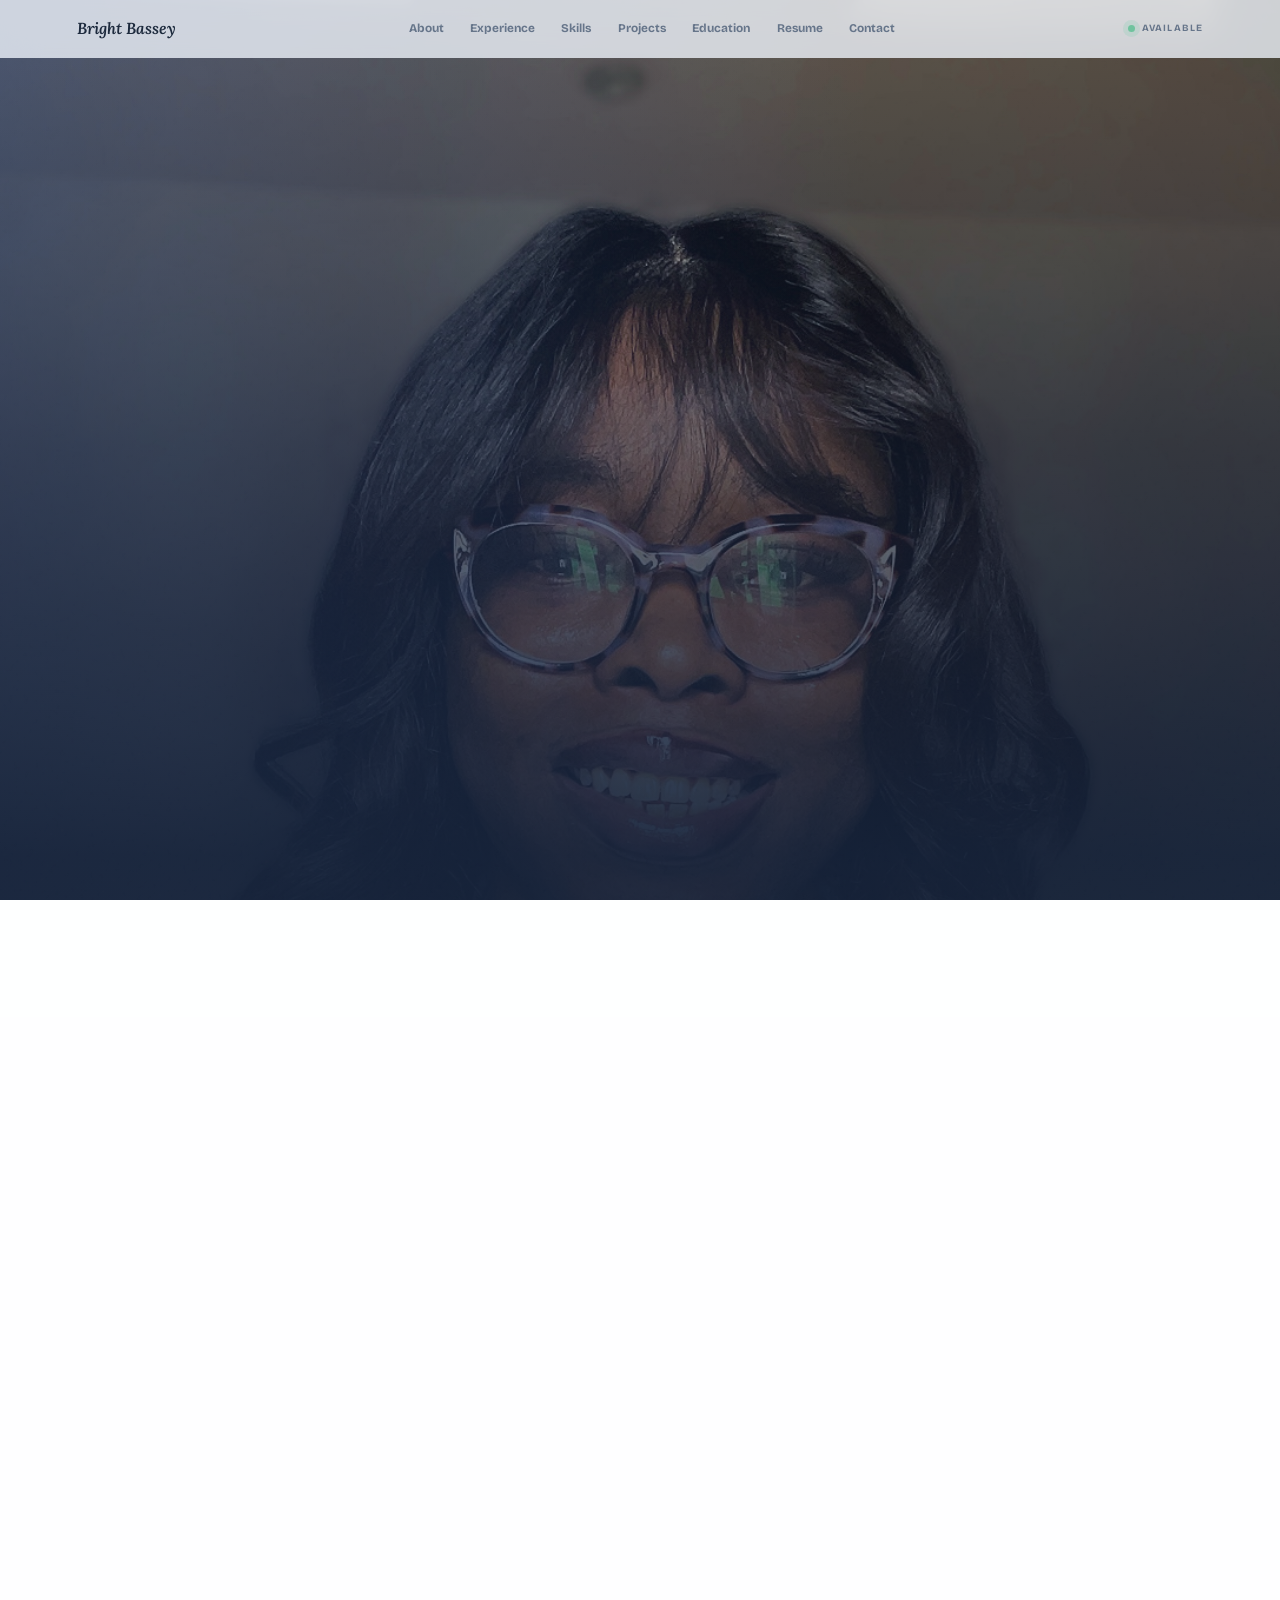
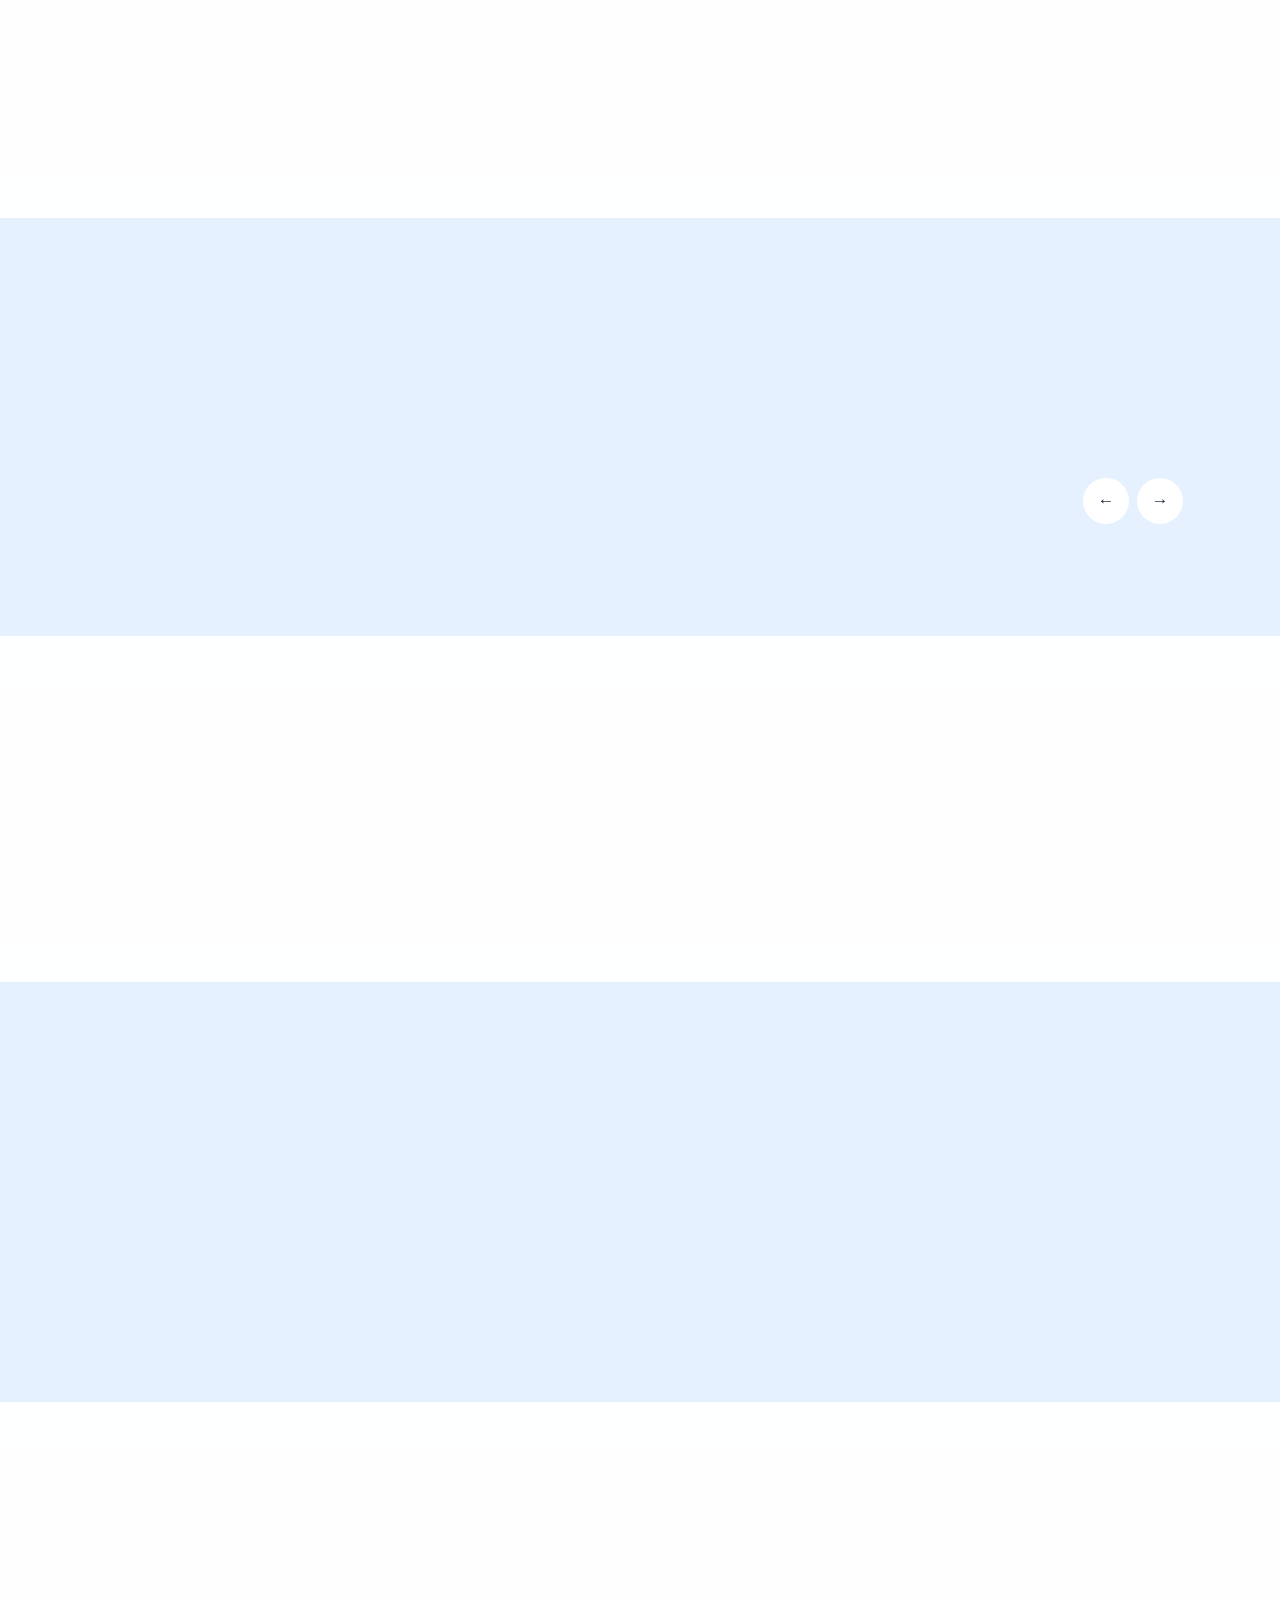
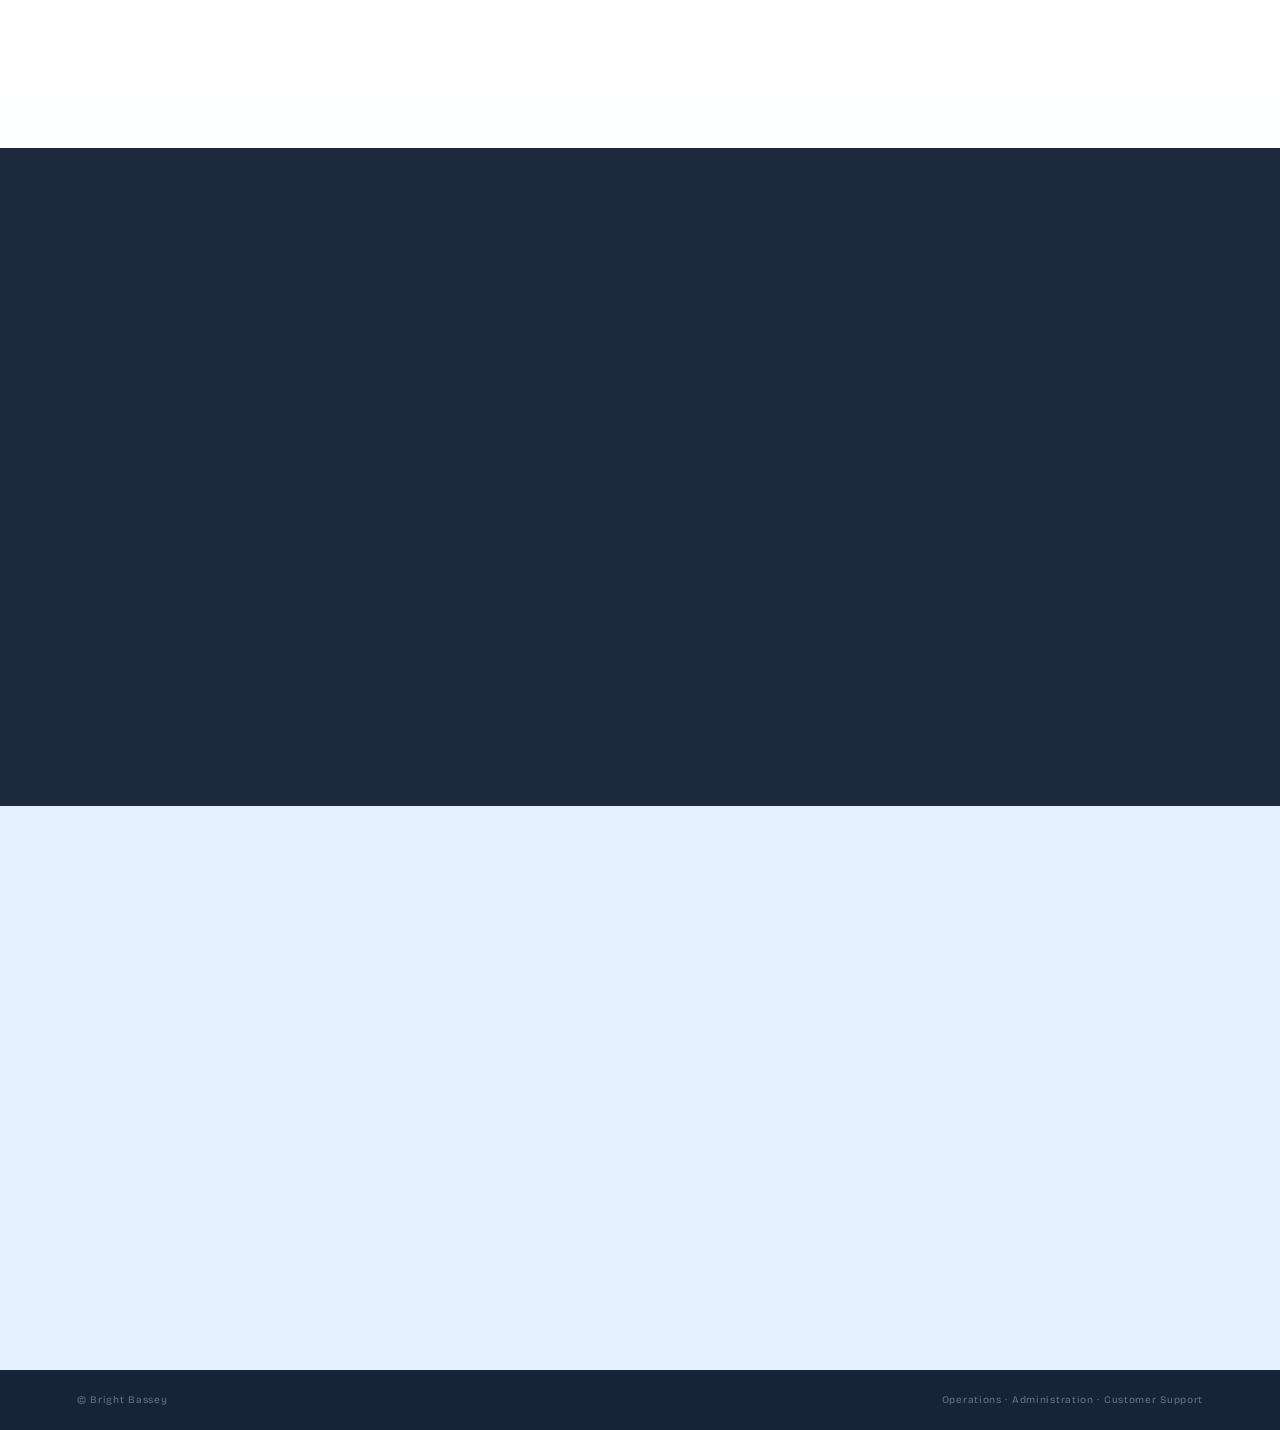
<file: index.html>
<!doctype html>
<html lang="en">
<head>
  <meta charset="utf-8">
  <meta name="viewport" content="width=device-width, initial-scale=1">
  <meta name="theme-color" content="#f3f8ff">
  <meta name="description" content="Bright Bassey | Virtual Assistant, Administrative Assistant and Operations Support Specialist">
  <title>Bright Bassey | Operations & Administrative Support</title>
  <link rel="preconnect" href="https://fonts.googleapis.com">
  <link rel="preconnect" href="https://fonts.gstatic.com" crossorigin>
  <link href="https://fonts.googleapis.com/css2?family=Bricolage+Grotesque:wght@400;500;600;700;800&family=Lora:ital,wght@0,400;0,500;1,400;1,500&display=swap" rel="stylesheet">
  <link rel="stylesheet" href="styles.css">
</head>
<body>
  <canvas id="bg" aria-hidden="true"></canvas>
  <div class="noise" aria-hidden="true"></div>

  <nav id="nav">
    <a class="nav-logo" href="#home">Bright Bassey</a>
    <div class="nav-links">
      <a href="#about">About</a><a href="#experience">Experience</a><a href="#skills">Skills</a>
      <a href="#projects">Projects</a><a href="#education">Education</a><a href="#resume">Resume</a><a href="#contact">Contact</a>
    </div>
    <div class="nav-status"><span></span><b id="navAvailability">Available</b></div>
  </nav>

  <main>
    <section id="home" class="hero">
      <div class="hero-media"><img id="heroImage" src="assets/bright-hero.jpg" alt="Bright Bassey portrait"></div>
      <div class="hero-overlay"></div>
      <div class="hero-inner">
        <div class="hero-kicker reveal"><span></span><span id="heroStatus">OPEN TO REMOTE</span></div>
        <h1 class="hero-name reveal">Bright <em>Bassey</em></h1>
        <p class="hero-role reveal" id="heroTitle">Virtual Assistant · Administrative Assistant · Operations Support Specialist</p>
        <div class="hero-bottom">
          <p class="hero-desc reveal" id="heroIntro">I optimize complex operations by providing proactive administrative, research, documentation, and coordination support, enabling organizations to increase efficiency and achieve key objectives.</p>
          <div class="hero-cta reveal">
            <a class="btn btn-fill" href="#projects">View Work</a>
            <a class="btn btn-outline" href="#contact">Let's Connect</a>
          </div>
        </div>
        <div class="stats-row reveal" id="heroStats"></div>
      </div>
    </section>

    <section id="about" class="section light">
      <div class="section-inner about-grid">
        <div class="about-visual reveal">
          <div class="about-photo-wrap">
            <div class="orbit-ring"><div class="orbit-inner"><img src="assets/bright.jpg" alt="Bright Bassey"></div></div>
            <div class="orbit-label">Structure · Clarity · Execution</div>
          </div>
          <div class="about-video-card">
            <div class="about-video-frame">
              <iframe
                src="https://drive.google.com/file/d/1hRglUbRMwSY-OOGIyFr7yuncY8Ca189c/preview"
                title="Bright Bassey introduction video"
                allow="autoplay; fullscreen; picture-in-picture"
                allowfullscreen
                loading="lazy"></iframe>
            </div>
          </div>
        </div>
        <div class="about-copy reveal">
          <div class="eyebrow">About me</div>
          <h2>Support that makes <em>work move.</em></h2>
          <p class="quote" id="aboutLead">I bring clarity, structure, and reliable support to busy people and growing businesses.</p>
          <p id="aboutBody">I have remote experience in administration, customer support, research, documentation, and workflow coordination. From managing communications and schedules to organizing information, maintaining systems, and coordinating day-to-day operations, I help turn busy workflows into organized, efficient processes.</p>
          <div class="chip-cloud" id="skillChips"></div>
        </div>
      </div>
    </section>

    <section id="experience" class="section warm">
      <div class="section-inner">
        <div class="eyebrow reveal">Professional journey</div>
        <div class="heading-row"><h2 class="reveal">Experience, <em>with intent.</em></h2><div class="carousel-counter reveal"><b id="expCurrent">01</b><span>/</span><span id="expTotal">03</span></div></div>
        <div class="carousel-shell reveal">
          <div class="carousel-track" id="experienceTrack"></div>
        </div>
        <div class="carousel-controls"><div class="dots" id="expDots"></div><div class="arrows"><button id="prevExp" aria-label="Previous experience">←</button><button id="nextExp" aria-label="Next experience">→</button></div></div>
      </div>
    </section>

    <section id="skills" class="section light">
      <div class="section-inner">
        <div class="eyebrow reveal">Capabilities</div>
        <h2 class="reveal">Tools for <em>good work.</em></h2>
        <div class="skills-bento" id="skillsBento"></div>
      </div>
    </section>

    <section id="projects" class="section warm">
      <div class="section-inner">
        <div class="eyebrow reveal">Selected work</div>
        <div class="heading-row"><h2 class="reveal">Practical systems, <em>thoughtfully organized.</em></h2><p class="section-note reveal">A few samples of how I organize information, workflows and communication.</p></div>
        <div class="projects-grid" id="projectsGrid"></div>
      </div>
    </section>

    <section id="education" class="section light">
      <div class="section-inner">
        <div class="eyebrow reveal">Credentials</div>
        <h2 class="reveal">Education & <em>foundation.</em></h2>
        <div class="credential-grid" id="educationGrid"></div>
      </div>
    </section>

    <section id="resume" class="resume-section">
      <div class="section-inner">
        <div class="eyebrow resume-eyebrow reveal">Curriculum vitae</div>
        <h2 class="resume-title reveal">Two formats, <em>ready to go.</em></h2>
        <div class="resume-card reveal">
          <div class="resume-card-inner">
            <div class="resume-meta">
              <span class="resume-tag">Resume manager</span>
              <h3 id="resumeName">Bright Bassey</h3>
              <p id="resumeSub">Virtual Assistant · Administrative Assistant · Operations Support Specialist</p>
            </div>
            <div class="resume-stats" id="resumeStats"></div>
            <div class="resume-buttons" id="resumeButtons"></div>
            <p class="resume-note">Current files are managed from the private admin dashboard.</p>
          </div>
        </div>
      </div>
    </section>

    <section id="contact" class="section warm">
      <div class="section-inner contact-grid">
        <div class="reveal">
          <div class="eyebrow">Get in touch</div>
          <h2>Let's make work <em>flow.</em></h2>
          <p class="contact-tag" id="contactTag">Available for remote roles in operations, administrative and customer support.</p>
          <div class="contact-chips" id="contactChips"></div>
        </div>
        <div class="contact-art reveal"><div class="contact-circle"><div class="contact-orbit"><span></span></div><strong>Structure,<br>clarity,<br>execution.</strong></div></div>
      </div>
    </section>
  </main>

  <footer><span>© <span id="year"></span> Bright Bassey</span><span>Operations · Administration · Customer Support</span></footer>

  <script type="module" src="app.js"></script>
</body>
</html>
</file>
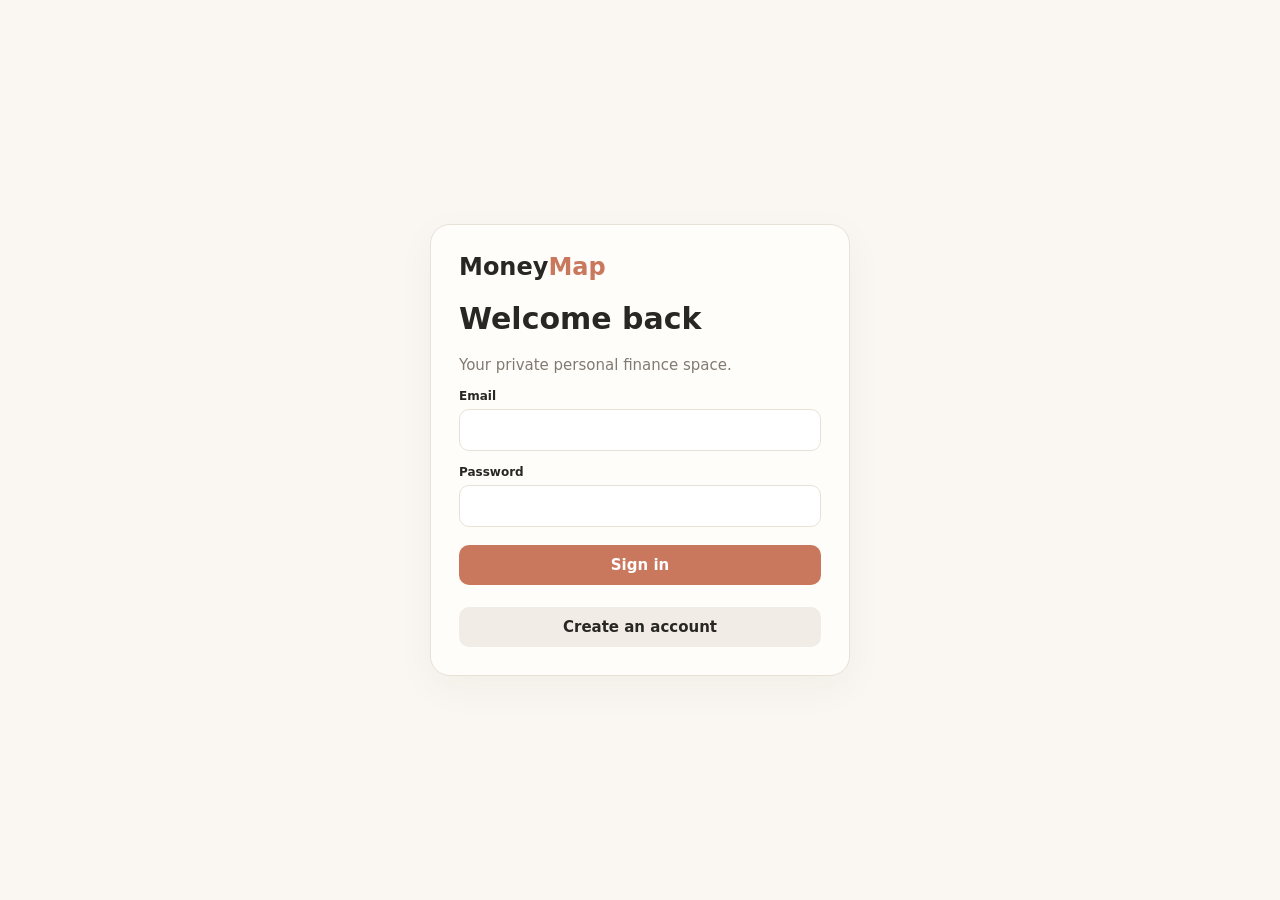
<file: moneymap/index.html>
<!doctype html>
<html lang="en">
<head>
<meta charset="utf-8">
<meta name="viewport" content="width=device-width,initial-scale=1">
<title>MoneyMap | Christy's Personal Finance Tracker</title>
<style>
:root{--bg:#faf7f2;--card:#fffdf9;--text:#292724;--muted:#817a72;--line:#e8e1d8;--terra:#c9785d;--sage:#7d9478;--soft:#f1dfd6}
*{box-sizing:border-box}body{margin:0;background:var(--bg);color:var(--text);font:15px system-ui,sans-serif}button,input,select{font:inherit}button{cursor:pointer}.hidden{display:none!important}.auth{min-height:100vh;display:grid;place-items:center;padding:24px}.card{background:var(--card);border:1px solid var(--line);border-radius:20px;padding:28px;box-shadow:0 12px 40px #392a1f0b}.auth .card{width:min(420px,100%)}.brand{font-weight:800;font-size:24px}.brand b{color:var(--terra)}.muted{color:var(--muted)}label{display:block;font-size:12px;font-weight:700;margin:14px 0 6px}input,select{width:100%;padding:11px 12px;border:1px solid var(--line);border-radius:10px;background:#fff}.btn{border:0;border-radius:10px;padding:11px 15px;font-weight:700}.primary{background:var(--terra);color:#fff}.secondary{background:#f1ece5;color:var(--text)}.layout{min-height:100vh;display:grid;grid-template-columns:220px 1fr}.side{padding:24px 16px;border-right:1px solid var(--line);background:#fcfaf6}.nav button{display:block;width:100%;text-align:left;border:0;background:transparent;padding:11px 12px;border-radius:9px;margin:4px 0}.nav button.active,.nav button:hover{background:var(--soft)}main{padding:28px;max-width:1200px;width:100%;margin:auto}.top{display:flex;justify-content:space-between;align-items:center;gap:16px;margin-bottom:24px}.grid4{display:grid;grid-template-columns:repeat(4,1fr);gap:14px}.grid2{display:grid;grid-template-columns:1fr 1fr;gap:16px}.metric{padding:18px}.metric strong{font-size:25px;display:block;margin-top:7px}.section{margin-top:18px}.list{display:grid;gap:9px}.row{display:flex;justify-content:space-between;gap:12px;align-items:center;padding:13px 0;border-bottom:1px solid var(--line)}.pill{font-size:11px;padding:4px 8px;border-radius:20px;background:#f0ece6}.progress{height:8px;background:#eee7df;border-radius:20px;overflow:hidden}.progress i{display:block;height:100%;background:var(--sage)}.msg{margin-top:12px}.modal{position:fixed;inset:0;background:#29272455;display:grid;place-items:center;padding:20px;z-index:10}.modal .card{width:min(520px,100%)}.actions{display:flex;gap:8px;justify-content:flex-end;margin-top:18px}@media(max-width:800px){.layout{grid-template-columns:1fr}.side{border-right:0;border-bottom:1px solid var(--line)}.nav{display:flex;overflow:auto}.nav button{white-space:nowrap;width:auto}.grid4,.grid2{grid-template-columns:1fr 1fr}}@media(max-width:520px){main{padding:18px}.grid4,.grid2{grid-template-columns:1fr}.top{align-items:flex-start;flex-direction:column}}
</style>
</head>
<body>
<div id="root"></div><div id="modal"></div>
<script>
const SUPABASE_URL="https://mqtauhmzsjfjfcfqppdm.supabase.co";
const KEY="sb_publishable_6YyswjIgsHpsu--SMVv2bA_TTtTp3MH";
const root=document.getElementById("root"), modalEl=document.getElementById("modal");
let token=null,user=null,view="dashboard",month=new Date(),txSearch="",txType="",txAccount="",txCategory="";
let data={accounts:[],categories:[],transactions:[],budgets:[],goals:[],reportTransactions:[]};
const $=id=>document.getElementById(id);
const money=n=>new Intl.NumberFormat("en-NG",{style:"currency",currency:"NGN",maximumFractionDigits:0}).format(Number(n)||0);
const esc=s=>String(s??"").replace(/[&<>"']/g,c=>({"&":"&amp;","<":"&lt;",">":"&gt;",'"':"&quot;","'":"&#39;"}[c]));
const headers=()=>({"apikey":KEY,"Authorization":"Bearer "+token,"Accept-Profile":"moneymap"});
async function api(path,opts={}){
  const h={...headers(),...(opts.headers||{})};
  if(opts.body)h["Content-Type"]="application/json";
  const r=await fetch(SUPABASE_URL+"/rest/v1/"+path,{...opts,headers:h});
  const text=await r.text();
  let body=null;try{body=text?JSON.parse(text):null}catch{}
  if(!r.ok)throw new Error(body?.message||body?.hint||body?.error_description||text||("Request failed: "+r.status));
  return body;
}
async function authApi(path,body){
  const r=await fetch(SUPABASE_URL+"/auth/v1/"+path,{method:"POST",headers:{"apikey":KEY,"Content-Type":"application/json"},body:JSON.stringify(body)});
  const text=await r.text();let b=null;try{b=text?JSON.parse(text):null}catch{}
  if(!r.ok)throw new Error(b?.msg||b?.message||b?.error_description||text||("Authentication failed: "+r.status));
  return b;
}
function monthStart(){return new Date(month.getFullYear(),month.getMonth(),1).toISOString().slice(0,10)}
function monthEnd(){return new Date(month.getFullYear(),month.getMonth()+1,0).toISOString().slice(0,10)}
function greet(){let h=new Date().getHours();return h<12?"Good morning":h<17?"Good afternoon":h<21?"Good evening":"Good night"}
async function load(){
  data.accounts=await api("accounts?select=*&order=created_at.desc")||[];
  data.categories=await api("categories?select=*&order=created_at.desc")||[];
  data.transactions=await api("transactions?select=*&transaction_date=gte."+monthStart()+"&transaction_date=lte."+monthEnd()+"&order=transaction_date.desc")||[];
  data.budgets=await api("budgets?select=*&period_start=gte."+monthStart()+"&period_start=lt."+new Date(month.getFullYear(),month.getMonth()+1,1).toISOString().slice(0,10))||[];
  data.goals=await api("goals?select=*&order=created_at.desc")||[];
  data.reportTransactions=await reportRange(3);
}
function saveSession(s){token=s.access_token;user=s.user;localStorage.setItem("moneymap_session",JSON.stringify(s))}
function clearSession(){token=null;user=null;localStorage.removeItem("moneymap_session")}
function auth(){
return '<div class="auth"><div class="card"><div class="brand">Money<b>Map</b></div><h1>Welcome back</h1><p class="muted">Your private personal finance space.</p><form id="authform"><label>Email</label><input id="email" type="email" required><label>Password</label><input id="pass" type="password" minlength="6" required><button class="btn primary" style="width:100%;margin-top:18px">Sign in</button><div id="authmsg" class="muted msg"></div></form><button class="btn secondary" id="signup" style="width:100%;margin-top:10px">Create an account</button></div></div>';
}
function app(){
return '<div class="layout"><aside class="side"><div class="brand" style="padding:8px 12px 20px">Money<b>Map</b></div><nav class="nav">'+["dashboard","accounts","transactions","categories","budgets","goals","reports","data"].map(v=>'<button class="'+(view===v?"active":"")+'" onclick="go(\''+v+'\')">'+v[0].toUpperCase()+v.slice(1)+'</button>').join("")+'</nav><button class="btn secondary" style="margin:24px 12px;width:calc(100% - 24px)" onclick="logout()">Sign out</button></aside><main><div class="top"><div><div class="muted">'+greet()+'</div><h1>'+esc(user?.user_metadata?.full_name||"Christy")+'</h1></div><div><button class="btn secondary" onclick="changeMonth(-1)">‹</button> <b>'+month.toLocaleString("en-US",{month:"long",year:"numeric"})+'</b> <button class="btn secondary" onclick="changeMonth(1)">›</button></div></div>'+page()+'</main></div>';
}
function page(){if(view==="dashboard")return dashboard();if(view==="accounts")return accounts();if(view==="transactions")return transactions();if(view==="categories")return categories();if(view==="budgets")return budgets();if(view==="goals")return goals();if(view==="reports")return reports();return dataPage()}
function sum(type){return data.transactions.filter(t=>t.transaction_type===type&&t.status!=="archived").reduce((a,t)=>a+Number(t.amount||0),0)}
function metric(a,b){return '<section class="card metric"><span class="muted">'+a+'</span><strong>'+b+'</strong></section>'}
function accountName(id){return data.accounts.find(a=>a.id===id)?.name||"Account"}
function categoryName(id){return data.categories.find(c=>c.id===id)?.name||"Uncategorized"}
function listTx(n,list=data.transactions){if(!list.length)return '<p class="muted">No transactions match the current filters.</p>';return '<div class="list">'+list.slice(0,n).map(t=>'<div class="row"><div><b>'+esc(t.description||categoryName(t.category_id))+'</b><div class="muted">'+t.transaction_date+' · '+accountName(t.account_id)+(t.transaction_type==="transfer"?' → '+accountName(t.transfer_account_id):'')+'</div></div><div style="text-align:right"><b>'+((t.transaction_type==="expense")?"-":t.transaction_type==="transfer"?"":"+")+money(t.amount)+'</b><div style="margin-top:5px"><button class="btn secondary" style="padding:5px 8px;font-size:12px" onclick="txModal(\''+t.id+'\')">Edit</button> <button class="btn secondary" style="padding:5px 8px;font-size:12px" onclick="archiveTx(\''+t.id+'\')">Archive</button></div></div></div>').join("")+'</div>'}
function dashboard(){let inc=sum("income"),exp=sum("expense");return '<div class="grid4">'+metric("Income",money(inc))+metric("Spending",money(exp))+metric("Net cash flow",money(inc-exp))+metric("Transfers",money(data.transactions.filter(t=>t.transaction_type==="transfer").reduce((a,t)=>a+Number(t.amount||0),0)))+'</div><div class="grid2 section"><section class="card"><h2>Recent activity</h2>'+listTx(6)+'</section><section class="card"><h2>Budget progress</h2>'+budgetSummary()+'</section></div><section class="card section"><h2>Goals</h2>'+goalSummary()+'</section>'}
function accounts(){return '<div class="top"><div><h1>Accounts</h1><div class="muted">Your money accounts and current balances.</div></div><button class="btn primary" onclick="accountModal()">Add account</button></div><section class="card list">'+(data.accounts.length?data.accounts.map(a=>'<div class="row"><div><b>'+esc(a.name)+'</b><div class="muted">'+esc(a.account_type)+' · '+esc(a.currency)+(a.is_active===false?' · Archived':'')+'</div></div><div style="text-align:right"><b>'+money(Number(a.opening_balance)+accountMovement(a.id))+'</b><div style="margin-top:5px"><button class="btn secondary" style="padding:5px 8px;font-size:12px" onclick="accountModal(\''+a.id+'\')">Edit</button> <button class="btn secondary" style="padding:5px 8px;font-size:12px" onclick="toggleAccount(\''+a.id+'\')">'+(a.is_active===false?'Restore':'Archive')+'</button></div></div></div>').join(""):'<p class="muted">No accounts yet. Add your first account.</p>')+'</section>'}
function accountMovement(id){return data.transactions.filter(t=>t.status!=="archived"&&(t.account_id===id||t.transfer_account_id===id)).reduce((a,t)=>{if(t.transaction_type==="transfer")return a+(t.account_id===id?-1:1)*Number(t.amount||0);return a+(t.transaction_type==="expense"?-1:1)*Number(t.amount||0)},0)}
function transactions(){let filtered=data.transactions.filter(t=>{let q=txSearch.toLowerCase();return (!q||String(t.description||"").toLowerCase().includes(q)||categoryName(t.category_id).toLowerCase().includes(q))&&(!txType||t.transaction_type===txType)&&(!txAccount||t.account_id===txAccount)&&(!txCategory||t.category_id===txCategory)});return '<div class="top"><h1>Transactions</h1><button class="btn primary" onclick="txModal()">Add transaction</button></div><section class="card"><div class="grid2" style="margin-bottom:16px"><div><label>Search</label><input value="'+esc(txSearch)+'" oninput="txSearch=this.value;render()"></div><div><label>Type</label><select onchange="txType=this.value;render()"><option value="">All types</option><option value="income" '+(txType==="income"?"selected":"")+'>Income</option><option value="expense" '+(txType==="expense"?"selected":"")+'>Expense</option><option value="transfer" '+(txType==="transfer"?"selected":"")+'>Transfer</option></select></div><div><label>Account</label><select onchange="txAccount=this.value;render()"><option value="">All accounts</option>'+data.accounts.map(a=>'<option value="'+a.id+'" '+(txAccount===a.id?"selected":"")+'>'+esc(a.name)+'</option>').join("")+'</select></div><div><label>Category</label><select onchange="txCategory=this.value;render()"><option value="">All categories</option>'+data.categories.map(a=>'<option value="'+a.id+'" '+(txCategory===a.id?"selected":"")+'>'+esc(a.name)+'</option>').join("")+'</select></div></div>'+listTx(100,filtered)+'</section>'}
function categories(){return '<div class="top"><div><h1>Categories</h1><div class="muted">Organize income and spending without losing history.</div></div><button class="btn primary" onclick="catModal()">Add category</button></div><div class="grid2">'+["expense","income"].map(type=>'<section class="card"><h2>'+type[0].toUpperCase()+type.slice(1)+'</h2><div class="list">'+data.categories.filter(c=>c.category_type===type).map(c=>'<div class="row"><div><span>'+esc(c.name)+'</span>'+(c.is_active===false?'<div class="muted">Archived</div>':'')+'</div><div><span class="pill">'+type+'</span> <button class="btn secondary" style="padding:5px 8px;font-size:12px" onclick="catModal(\''+c.id+'\')">Edit</button> <button class="btn secondary" style="padding:5px 8px;font-size:12px" onclick="toggleCategory(\''+c.id+'\')">'+(c.is_active===false?'Restore':'Archive')+'</button></div></div>').join("")+'</div></section>').join("")+'</div>'}
function budgets(){return '<div class="top"><h1>Budgets</h1><button class="btn primary" onclick="budgetModal()">Add budget</button></div><section class="card list">'+(data.budgets.length?data.budgets.map(b=>{let spent=data.transactions.filter(t=>t.transaction_type==="expense"&&t.category_id===b.category_id).reduce((a,t)=>a+Number(t.amount),0),p=Number(b.amount)?Math.min(100,spent/Number(b.amount)*100):0;return '<div><div class="row"><div><b>'+esc(categoryName(b.category_id))+'</b><div class="muted">'+money(spent)+' of '+money(b.amount)+'</div></div><b>'+Math.round(p)+'%</b></div><div class="progress"><i style="width:'+p+'%"></i></div></div>'}).join(""):'<p class="muted">No budgets for this month.</p>')+'</section>'}
function goals(){return '<div class="top"><h1>Goals</h1><button class="btn primary" onclick="goalModal()">Add goal</button></div><section class="card list">'+(data.goals.length?data.goals.map(g=>{let p=Number(g.target_amount)?Math.min(100,Number(g.current_amount)/Number(g.target_amount)*100):0;return '<div><div class="row"><div><b>'+esc(g.name)+'</b><div class="muted">'+money(g.current_amount)+' of '+money(g.target_amount)+'</div></div><b>'+Math.round(p)+'%</b></div><div class="progress"><i style="width:'+p+'%"></i></div></div>'}).join(""):'<p class="muted">No active goals yet.</p>')+'</section>'}
async function reportRange(months){let end=monthEnd(),start=new Date(month.getFullYear(),month.getMonth()-months+1,1).toISOString().slice(0,10);return await api("transactions?select=*&transaction_date=gte."+start+"&transaction_date=lte."+end+"&order=transaction_date.asc")||[]}
function reportData(list){let income=list.filter(t=>t.transaction_type==="income"&&t.status!=="archived").reduce((a,t)=>a+Number(t.amount||0),0),expense=list.filter(t=>t.transaction_type==="expense"&&t.status!=="archived").reduce((a,t)=>a+Number(t.amount||0),0);let byCat={};list.filter(t=>t.transaction_type==="expense"&&t.status!=="archived").forEach(t=>{let k=categoryName(t.category_id);byCat[k]=(byCat[k]||0)+Number(t.amount||0)});return {income,expense,net:income-expense,byCat}}
function reports(){let list=data.reportTransactions||[],d=reportData(list),rows=Object.entries(d.byCat).sort((a,b)=>b[1]-a[1]);return '<div class="top"><div><h1>Reports</h1><div class="muted">A simple three-month view of your finances ending '+month.toLocaleString("en-US",{month:"long",year:"numeric"})+'.</div></div></div><div class="grid4">'+metric("Income",money(d.income))+metric("Spending",money(d.expense))+metric("Net cash flow",money(d.net))+metric("Transactions",String(list.length))+'</div><div class="grid2 section"><section class="card"><h2>Spending by category</h2>'+(rows.length?'<div class="list">'+rows.map(([k,v])=>'<div class="row"><span>'+esc(k)+'</span><b>'+money(v)+'</b></div>').join("")+'</div>':'<p class="muted">No spending in this period.</p>')+'</section><section class="card"><h2>Period summary</h2><div class="row"><span>Income</span><b>'+money(d.income)+'</b></div><div class="row"><span>Spending</span><b>'+money(d.expense)+'</b></div><div class="row"><span>Net cash flow</span><b>'+money(d.net)+'</b></div><div class="row"><span>Transactions</span><b>'+list.length+'</b></div></section></div>'}
function csvCell(v){let s=String(v??"");return /[",\\n\\r]/.test(s)?'"'+s.replace(/"/g,'""')+'"':s}
function downloadFile(name,content,type){let blob=new Blob([content],{type}),url=URL.createObjectURL(blob),a=document.createElement("a");a.href=url;a.download=name;document.body.appendChild(a);a.click();a.remove();setTimeout(()=>URL.revokeObjectURL(url),1000)}
async function fetchAll(table){let rows=[],offset=0,limit=1000;while(true){let batch=await api(table+"?select=*&limit="+limit+"&offset="+offset);if(!Array.isArray(batch)||!batch.length)break;rows=rows.concat(batch);if(batch.length<limit)break;offset+=limit}return rows}
async function exportTransactionsCsv(){try{let rows=await fetchAll("transactions"),cols=["id","transaction_date","transaction_type","amount","currency","account_id","category_id","transfer_account_id","transfer_direction","description","notes","status","created_at","updated_at"],csv=[cols.join(",")].concat(rows.map(r=>cols.map(k=>csvCell(r[k])).join(","))).join("\n");downloadFile("moneymap-transactions-"+new Date().toISOString().slice(0,10)+".csv",csv,"text/csv;charset=utf-8");}catch(e){alert("Could not export transactions: "+e.message)}}
async function exportBackup(){try{let tables=["profiles","accounts","categories","transactions","budgets","goals","goal_contributions","recurring_transactions","debts","investments","net_worth_snapshots"],backup={app:"MoneyMap",backup_version:1,exported_at:new Date().toISOString(),user_id:user.id};for(let table of tables)backup[table]=await fetchAll(table);downloadFile("moneymap-backup-"+new Date().toISOString().slice(0,10)+".json",JSON.stringify(backup,null,2),"application/json;charset=utf-8");}catch(e){alert("Could not create backup: "+e.message)}}
function dataPage(){return '<div class="top"><div><h1>Data & Backup</h1><div class="muted">Keep a copy of your MoneyMap records and transaction history.</div></div></div><div class="grid2"><section class="card"><h2>Transaction CSV</h2><p class="muted">Export your complete transaction history as a CSV file for spreadsheets and analysis.</p><button class="btn primary" onclick="exportTransactionsCsv()">Export transactions CSV</button></section><section class="card"><h2>Full JSON backup</h2><p class="muted">Export your MoneyMap records, including accounts, categories, transactions, budgets, goals, savings records, debts, investments and net worth history.</p><button class="btn primary" onclick="exportBackup()">Download full backup</button></section></div><section class="card section"><h2>Your data</h2><div class="row"><span>Transactions</span><b>Complete history</b></div><div class="row"><span>Financial records</span><b>All available records</b></div><div class="row"><span>Account isolation</span><b>Private to your account</b></div></section>'}
function budgetSummary(){return data.budgets.length?data.budgets.map(b=>'<div class="row"><span>'+esc(categoryName(b.category_id))+'</span><b>'+money(b.amount)+'</b></div>').join(""):'<p class="muted">No budgets set for this month.</p>'}
function goalSummary(){return data.goals.length?data.goals.slice(0,5).map(g=>'<div class="row"><span>'+esc(g.name)+'</span><b>'+money(g.current_amount)+' / '+money(g.target_amount)+'</b></div>').join(""):'<p class="muted">Create a goal to start tracking progress.</p>'}
function modal(title,body){modalEl.innerHTML='<div class="modal"><div class="card"><h2>'+title+'</h2>'+body+'<div class="actions"><button class="btn secondary" onclick="closeModal()">Cancel</button><button class="btn primary" id="save">Save</button></div></div></div>'}
function closeModal(){modalEl.innerHTML=""}
function accountModal(id){let a=id?data.accounts.find(x=>x.id===id):null;modal(id?"Edit account":"Add account",'<label>Name</label><input id="an" value="'+esc(a?.name||"")+'"><label>Type</label><select id="at"><option value="bank" '+(a?.account_type==="bank"?"selected":"")+'>Bank</option><option value="cash" '+(a?.account_type==="cash"?"selected":"")+'>Cash</option><option value="savings" '+(a?.account_type==="savings"?"selected":"")+'>Savings</option><option value="investment" '+(a?.account_type==="investment"?"selected":"")+'>Investment</option><option value="wallet" '+(a?.account_type==="wallet"?"selected":"")+'>Wallet</option><option value="other" '+(a?.account_type==="other"?"selected":"")+'>Other</option></select><label>Currency</label><input id="ac" value="'+esc(a?.currency||"NGN")+'"><label>Opening balance</label><input id="ab" type="number" value="'+(a?.opening_balance??0)+'">');$("save").onclick=async()=>{try{let name=$("an").value.trim();if(!name)throw new Error("Enter an account name.");let payload={name,account_type:$("at").value,currency:$("ac").value.trim()||"NGN",opening_balance:Number($("ab").value)};if(id)await api("accounts?id=eq."+encodeURIComponent(id),{method:"PATCH",headers:{"Prefer":"return=minimal","Content-Profile":"moneymap"},body:JSON.stringify(payload)});else{payload.user_id=user.id;payload.is_active=true;await api("accounts",{method:"POST",headers:{"Prefer":"return=minimal","Content-Profile":"moneymap"},body:JSON.stringify(payload)})}closeModal();await load();render()}catch(e){alert(e.message)}}}
async function toggleAccount(id){let a=data.accounts.find(x=>x.id===id);if(!a)return;try{await api("accounts?id=eq."+encodeURIComponent(id),{method:"PATCH",headers:{"Prefer":"return=minimal","Content-Profile":"moneymap"},body:JSON.stringify({is_active:a.is_active===false})});await load();render()}catch(e){alert(e.message)}}
function txModal(id){let t=id?data.transactions.find(x=>x.id===id):null;let opts=data.accounts.filter(a=>a.is_active!==false).map(a=>'<option value="'+a.id+'" '+(t?.account_id===a.id?"selected":"")+'>'+esc(a.name)+'</option>').join(""),cats=data.categories.filter(c=>c.is_active!==false).map(c=>'<option value="'+c.id+'" '+(t?.category_id===c.id?"selected":"")+'>'+esc(c.name)+'</option>').join(""),targets=data.accounts.filter(a=>a.is_active!==false).map(a=>'<option value="'+a.id+'" '+(t?.transfer_account_id===a.id?"selected":"")+'>'+esc(a.name)+'</option>').join("");modal(id?"Edit transaction":"Add transaction",'<label>Type</label><select id="tt" onchange="toggleTransfer()"><option value="expense" '+(t?.transaction_type==="expense"?"selected":"")+'>Expense</option><option value="income" '+(t?.transaction_type==="income"?"selected":"")+'>Income</option><option value="transfer" '+(t?.transaction_type==="transfer"?"selected":"")+'>Transfer</option></select><label>Account</label><select id="ta">'+opts+'</select><div id="transferTarget" class="'+(t?.transaction_type==="transfer"?"":"hidden")+'"><label>Transfer to</label><select id="tr">'+targets+'</select></div><label>Category</label><select id="tc"><option value="">No category</option>'+cats+'</select><label>Amount</label><input id="tm" type="number" step="0.01" value="'+(t?.amount??"")+'"><label>Date</label><input id="td" type="date" value="'+(t?.transaction_date||new Date().toISOString().slice(0,10))+'"><label>Description</label><input id="txd" value="'+esc(t?.description||"")+'">');$("save").onclick=async()=>{try{let type=$("tt").value,source=$("ta").value,target=type==="transfer"?$("tr").value:null;if(type==="transfer"&&!target)throw new Error("Select the account receiving the transfer.");if(type==="transfer"&&source===target)throw new Error("Source and destination accounts must be different.");let payload={account_id:source,transfer_account_id:target,category_id:type==="transfer"?null:($("tc").value||null),transaction_type:type,amount:Number($("tm").value),currency:"NGN",transaction_date:$("td").value,description:$("txd").value,status:"approved",transfer_direction:type==="transfer"?"outgoing":null};if(!payload.amount||payload.amount<=0)throw new Error("Enter an amount greater than zero.");if(id){await api("transactions?id=eq."+encodeURIComponent(id),{method:"PATCH",headers:{"Prefer":"return=minimal","Content-Profile":"moneymap"},body:JSON.stringify(payload)})}else{payload.user_id=user.id;await api("transactions",{method:"POST",headers:{"Prefer":"return=minimal","Content-Profile":"moneymap"},body:JSON.stringify(payload)})}closeModal();await load();render()}catch(e){alert(e.message)}};toggleTransfer()}async function archiveTx(id){if(!confirm("Archive this transaction? It will remain in your history but be excluded from totals."))return;try{await api("transactions?id=eq."+encodeURIComponent(id),{method:"PATCH",headers:{"Prefer":"return=minimal","Content-Profile":"moneymap"},body:JSON.stringify({status:"archived"})});await load();render()}catch(e){alert(e.message)}}
function toggleTransfer(){let box=$("transferTarget"),type=$("tt")?.value;if(box)box.classList.toggle("hidden",type!=="transfer");}
function catModal(id){let c=id?data.categories.find(x=>x.id===id):null;modal(id?"Edit category":"Add category",'<label>Name</label><input id="cn" value="'+esc(c?.name||"")+'"><label>Type</label><select id="ct"><option value="expense" '+(c?.category_type==="expense"?"selected":"")+'>Expense</option><option value="income" '+(c?.category_type==="income"?"selected":"")+'>Income</option></select>');$("save").onclick=async()=>{try{let name=$("cn").value.trim();if(!name)throw new Error("Enter a category name.");let payload={name,category_type:$("ct").value};if(id)await api("categories?id=eq."+encodeURIComponent(id),{method:"PATCH",headers:{"Prefer":"return=minimal","Content-Profile":"moneymap"},body:JSON.stringify(payload)});else{payload.user_id=user.id;payload.is_active=true;await api("categories",{method:"POST",headers:{"Prefer":"return=minimal","Content-Profile":"moneymap"},body:JSON.stringify(payload)})}closeModal();await load();render()}catch(e){alert(e.message)}}}
async function toggleCategory(id){let c=data.categories.find(x=>x.id===id);if(!c)return;try{await api("categories?id=eq."+encodeURIComponent(id),{method:"PATCH",headers:{"Prefer":"return=minimal","Content-Profile":"moneymap"},body:JSON.stringify({is_active:c.is_active===false})});await load();render()}catch(e){alert(e.message)}}
function budgetModal(){let cats=data.categories.filter(c=>c.category_type==="expense").map(c=>'<option value="'+c.id+'">'+esc(c.name)+'</option>').join("");modal("Add budget",'<label>Category</label><select id="bc">'+cats+'</select><label>Amount</label><input id="ba" type="number" step="0.01"><label>Month</label><input id="bm" type="month" value="'+monthStart().slice(0,7)+'">');$("save").onclick=async()=>{try{await api("budgets",{method:"POST",headers:{"Prefer":"return=minimal","Content-Profile":"moneymap"},body:JSON.stringify({user_id:user.id,category_id:$("bc").value,period_start:$("bm").value+"-01",amount:Number($("ba").value)})});closeModal();await load();render()}catch(e){alert(e.message)}}}
function goalModal(){modal("Add goal",'<label>Name</label><input id="gn"><label>Target amount</label><input id="ga" type="number"><label>Target date</label><input id="gd" type="date"><label>Type</label><select id="gt"><option value="financial">Financial</option><option value="monthly">Monthly</option></select>');$("save").onclick=async()=>{try{await api("goals",{method:"POST",headers:{"Prefer":"return=minimal","Content-Profile":"moneymap"},body:JSON.stringify({user_id:user.id,name:$("gn").value,target_amount:Number($("ga").value),current_amount:0,target_date:$("gd").value||null,goal_type:$("gt").value,status:"active"})});closeModal();await load();render()}catch(e){alert(e.message)}}}
function go(v){view=v;render()}
async function changeMonth(n){month=new Date(month.getFullYear(),month.getMonth()+n,1);try{await load();render()}catch(e){alert(e.message)}}
async function logout(){clearSession();render()}
function render(){root.innerHTML=user?app():auth();if(!user){$("authform").onsubmit=async e=>{e.preventDefault();$("authmsg").textContent="Signing in...";try{let s=await authApi("token?grant_type=password",{email:$("email").value,password:$("pass").value});saveSession(s);await load();render()}catch(err){$("authmsg").textContent=err.message}};$("signup").onclick=async()=>{let email=prompt("Email address");if(!email)return;let pass=prompt("Create a password");if(!pass)return;try{let s=await authApi("signup",{email,password:pass});if(s.access_token){saveSession(s);await load();render()}else alert("Account created. Check your email to confirm.")}catch(err){alert(err.message)}}}}
async function start(){let saved=localStorage.getItem("moneymap_session");if(saved){try{let s=JSON.parse(saved);token=s.access_token;user=s.user;await load();render();return}catch(e){clearSession()}}render()}
start().catch(e=>{root.innerHTML='<div class="auth"><div class="card"><div class="brand">Money<b>Map</b></div><h1>MoneyMap could not start</h1><p class="muted">'+esc(e.message)+'</p><button class="btn secondary" onclick="location.reload()">Reload</button></div></div>'});
</script>
</body>
</html>
</file>
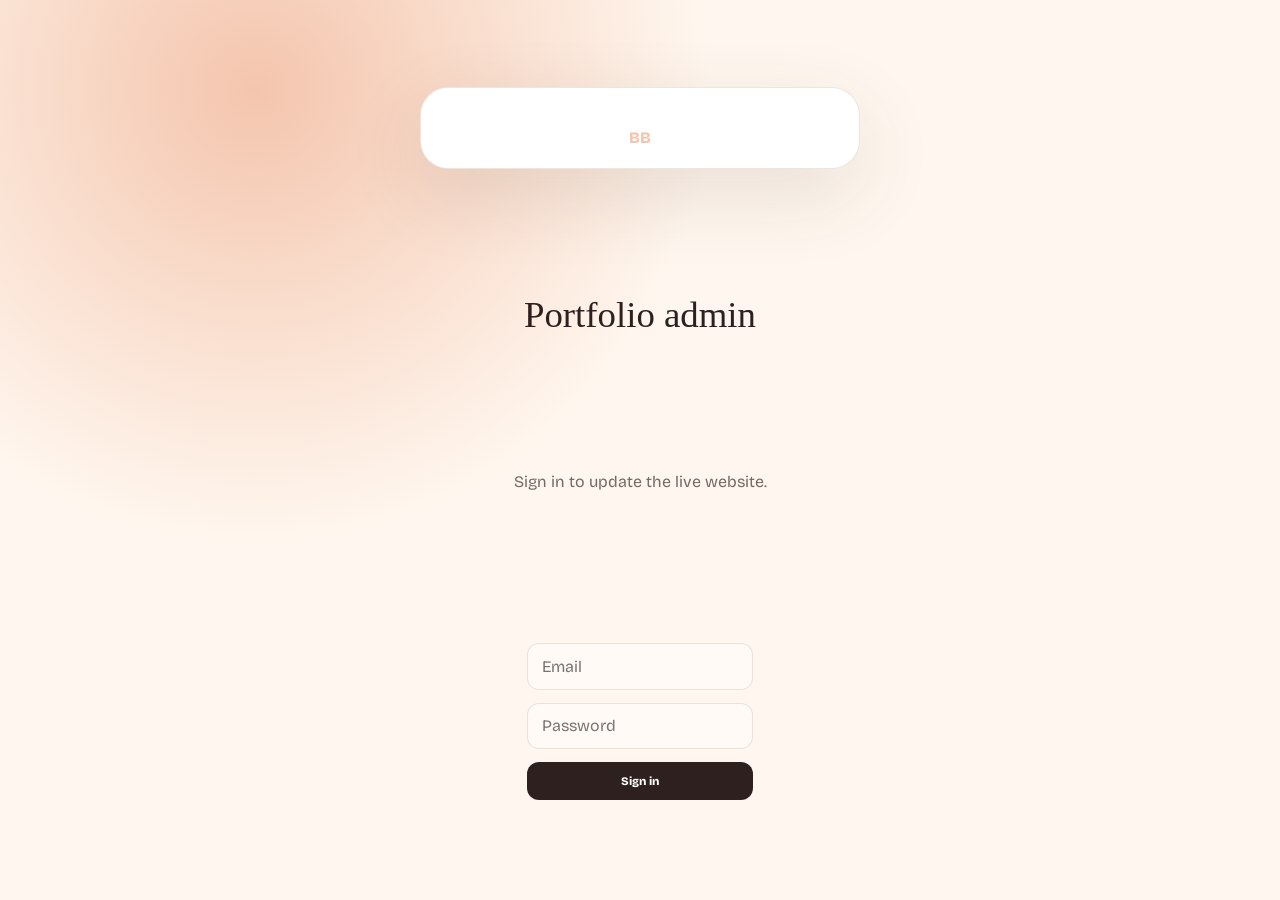
<file: admin.html>
<!doctype html>
<html lang="en">
<head>
  <meta charset="utf-8"><meta name="viewport" content="width=device-width, initial-scale=1">
  <title>Bright Bassey | Admin</title>
  <link rel="preconnect" href="https://fonts.googleapis.com"><link rel="preconnect" href="https://fonts.gstatic.com" crossorigin>
  <link href="https://fonts.googleapis.com/css2?family=Bricolage+Grotesque:wght@400;500;600;700;800&display=swap" rel="stylesheet">
  <link rel="stylesheet" href="admin.css">
</head>
<body>
  <div id="loginView" class="center-card">
    <div class="brand-mark">BB</div>
    <h1>Portfolio admin</h1><p>Sign in to update the live website.</p>
    <form id="loginForm"><input id="email" type="email" placeholder="Email" required><input id="password" type="password" placeholder="Password" required><button>Sign in</button><small id="loginMsg"></small></form>
  </div>
  <div id="appView" class="hidden">
    <header class="admin-header"><div><div class="eyebrow">Content management</div><h1>Bright Bassey</h1></div><div class="header-actions"><a href="index.html" target="_blank">View site ↗</a><button id="signOut" class="secondary">Sign out</button></div></header>
    <main class="admin-layout">
      <aside class="sidebar"><button class="tab active" data-tab="overview">Overview</button><button class="tab" data-tab="profile">Profile</button><button class="tab" data-tab="experience">Experience</button><button class="tab" data-tab="skills">Skills</button><button class="tab" data-tab="projects">Projects</button><button class="tab" data-tab="education">Education</button><button class="tab" data-tab="resume">Resume</button><button class="tab" data-tab="contact">Contact</button></aside>
      <section class="content">
        <div id="toast" class="toast"></div>
        <div class="panel active" data-panel="overview"><h2>Portfolio dashboard</h2><p class="muted">Use the tabs to edit the live portfolio. Changes are saved to Supabase and picked up by the public site.</p><div class="stat-grid" id="overviewStats"></div></div>

        <div class="panel" data-panel="profile"><h2>Profile</h2><form id="profileForm" class="form-grid"></form></div>
        <div class="panel" data-panel="experience"><div class="panel-head"><div><h2>Experience</h2><p class="muted">Newest role first.</p></div><button id="addExperience">+ Add experience</button></div><div id="experienceList" class="item-list"></div></div>
        <div class="panel" data-panel="skills"><div class="panel-head"><div><h2>Skills</h2><p class="muted">Group capabilities into clean cards.</p></div><button id="addSkill">+ Add skill</button></div><div id="skillsList" class="item-list"></div></div>
        <div class="panel" data-panel="projects"><div class="panel-head"><div><h2>Projects</h2><p class="muted">Notion and external links open directly from the public site.</p></div><button id="addProject">+ Add project</button></div><div id="projectsList" class="item-list"></div></div>
        <div class="panel" data-panel="education"><div class="panel-head"><div><h2>Education</h2><p class="muted">Add qualifications and certifications here later.</p></div><button id="addEducation">+ Add credential</button></div><div id="educationList" class="item-list"></div></div>
        <div class="panel" data-panel="resume"><div class="panel-head"><div><h2>Resume manager</h2><p class="muted">Upload, replace, preview, download or delete PDF and DOCX files.</p></div></div><div class="resume-uploader"><label>PDF resume<input id="pdfFile" type="file" accept="application/pdf"></label><button id="uploadPdf">Upload / Replace PDF</button><label>DOCX resume<input id="docxFile" type="file" accept=".docx,application/vnd.openxmlformats-officedocument.wordprocessingml.document"></label><button id="uploadDocx">Upload / Replace DOCX</button></div><div id="resumeList" class="item-list"></div></div>
        <div class="panel" data-panel="contact"><h2>Contact</h2><form id="contactForm" class="form-grid"></form></div>
      </section>
    </main>
  </div>
  <script type="module" src="admin.js"></script>
</body>
</html>
</file>
<file: styles.css>
:root{--cream:#f3f8ff;--paper:#ffffff;--ink:#1d2a3d;--muted:#66758a;--terracotta:#4f8df7;--rose:#e78fb3;--peach:#a9dcff;--gold:#f3c979;--mint:#c8f1e7;--line:rgba(44,67,98,.12);--shadow:0 25px 80px rgba(40,83,126,.14)}*{box-sizing:border-box}html{scroll-behavior:smooth}body{margin:0;background:var(--cream);color:var(--ink);font-family:'Bricolage Grotesque',sans-serif;overflow-x:hidden}.noise{position:fixed;inset:0;pointer-events:none;z-index:20;opacity:.06;background-image:url("data:image/svg+xml,%3Csvg viewBox='0 0 220 220' xmlns='http://www.w3.org/2000/svg'%3E%3Cfilter id='n'%3E%3CfeTurbulence type='fractalNoise' baseFrequency='.8' numOctaves='3' stitchTiles='stitch'/%3E%3C/filter%3E%3Crect width='100%25' height='100%25' filter='url(%23n)' opacity='.15'/%3E%3C/svg%3E")}#bg{position:fixed;inset:0;z-index:0;pointer-events:none}nav{position:fixed;top:0;left:0;right:0;z-index:50;padding:1.15rem 6%;display:flex;align-items:center;justify-content:space-between;background:rgba(243,248,255,.78);backdrop-filter:blur(18px);border-bottom:1px solid transparent;transition:.35s}nav.scrolled{box-shadow:0 12px 35px rgba(40,83,126,.10);border-color:var(--line)}.nav-logo{text-decoration:none;color:var(--ink);font-family:'Lora',serif;font-style:italic;font-weight:600}.nav-links{display:flex;gap:1.65rem}.nav-links a{color:var(--muted);font-size:.74rem;font-weight:700;text-decoration:none}.nav-links a:hover{color:var(--terracotta)}.nav-status{display:flex;align-items:center;gap:.45rem;text-transform:uppercase;font-size:.6rem;letter-spacing:.12em;color:var(--muted)}.nav-status span{width:7px;height:7px;background:#6fc39e;border-radius:50%;box-shadow:0 0 0 5px rgba(91,199,156,.16)}.hero{min-height:100vh;position:relative;display:flex;align-items:flex-end;overflow:hidden}.hero-media,.hero-overlay{position:absolute;inset:0}.hero-media img{width:100%;height:100%;object-fit:cover;object-position:center 25%;transform:scale(1.06);transition:transform .1s linear;filter:saturate(.85)}.hero-overlay{background:linear-gradient(to top,rgba(22,35,58,.94) 5%,rgba(22,35,58,.60) 50%,rgba(22,35,58,.10) 100%),linear-gradient(90deg,rgba(79,141,247,.32),transparent 68%)}.hero-inner{position:relative;z-index:2;padding:0 6% 5.5rem;width:100%;max-width:1400px;margin:auto}.hero-kicker{display:flex;align-items:center;gap:.5rem;color:#e8f5ff;font-size:.62rem;letter-spacing:.18em;font-weight:800;margin-bottom:1rem}.hero-kicker span:first-child{width:7px;height:7px;background:var(--peach);border-radius:50%}.hero-name{font-family:'Lora',serif;font-weight:500;color:white;font-size:clamp(4rem,9vw,8.2rem);line-height:.88;margin:.15rem 0 1rem}.hero-name em{display:block;color:var(--peach);font-style:italic}.hero-role{font-size:1rem;color:rgba(255,255,255,.74);margin:0 0 2.1rem}.hero-bottom{display:flex;gap:2rem;justify-content:space-between;align-items:end;flex-wrap:wrap}.hero-desc{max-width:610px;font-size:.96rem;line-height:1.85;color:rgba(255,255,255,.74)}.hero-cta{display:flex;gap:.8rem}.btn{display:inline-flex;align-items:center;justify-content:center;padding:.9rem 1.55rem;border-radius:999px;font-size:.72rem;text-transform:uppercase;letter-spacing:.10em;font-weight:800;text-decoration:none;transition:.3s}.btn-fill{background:var(--peach);color:var(--ink)}.btn-fill:hover{transform:translateY(-3px);box-shadow:0 18px 35px rgba(169,220,255,.30)}.btn-outline{border:1px solid rgba(255,255,255,.36);color:white}.btn-outline:hover{border-color:var(--peach);color:var(--peach)}.stats-row{display:flex;gap:1rem;flex-wrap:wrap;margin-top:2.3rem}.stat-circle{width:95px;height:95px;border-radius:50%;border:1px solid rgba(255,255,255,.24);background:rgba(243,248,255,.08);backdrop-filter:blur(9px);display:flex;flex-direction:column;align-items:center;justify-content:center;text-align:center;transition:.35s}.stat-circle:hover{transform:translateY(-6px) scale(1.04);background:rgba(243,248,255,.14)}.stat-num{font-family:'Lora',serif;color:var(--peach);font-size:1.25rem}.stat-label{font-size:.47rem;line-height:1.25;text-transform:uppercase;letter-spacing:.10em;color:rgba(255,255,255,.54);max-width:65px;margin-top:.25rem}.section{position:relative;z-index:2}.section-inner{max-width:1240px;margin:auto;padding:7rem 6%}.light{background:rgba(255,255,255,.90)}.warm{background:rgba(226,240,255,.82)}.eyebrow{font-size:.62rem;letter-spacing:.25em;text-transform:uppercase;color:var(--terracotta);font-weight:800;margin-bottom:1rem}.eyebrow:before{content:'✦';padding-right:.45rem}.about-grid,.contact-grid{display:grid;grid-template-columns:1fr 1fr;gap:5rem;align-items:center}.about-visual{display:flex;justify-content:center;position:relative}.orbit-ring{width:380px;height:380px;border-radius:50%;border:1px dashed rgba(79,141,247,.38);padding:34px;animation:spin 28s linear infinite}.orbit-inner{width:100%;height:100%;border-radius:50%;overflow:hidden;background:linear-gradient(135deg,#a9dcff,#f3b4cf);box-shadow:var(--shadow);animation:spin 28s linear reverse infinite}.orbit-inner img{width:100%;height:100%;object-fit:cover;object-position:center top}.about-visual{flex-direction:column;align-items:center;gap:1.25rem}.about-photo-wrap{position:relative;display:flex;justify-content:center;width:100%}.about-video-card{width:min(520px,100%);background:#fff;border:1px solid var(--line);border-radius:28px;padding:.7rem;box-shadow:0 18px 50px rgba(40,83,126,.10)}.about-video-frame{position:relative;width:100%;aspect-ratio:16/9;border-radius:20px;overflow:hidden;background:#16243a}.about-video-frame iframe{position:absolute;inset:0;width:100%;height:100%;border:0}
.orbit-label{position:absolute;bottom:0;right:4%;padding:.65rem 1rem;border-radius:999px;background:var(--ink);color:white;font-size:.64rem;letter-spacing:.05em;box-shadow:0 12px 30px rgba(26,48,76,.12)}@keyframes spin{to{transform:rotate(360deg)}}.about-copy h2,.heading-row h2,.section-inner>h2,.contact-grid h2{font-family:'Lora',serif;font-weight:500;font-size:clamp(2.5rem,5vw,4rem);line-height:1.05;margin:.4rem 0 1.7rem}.about-copy h2 em,.heading-row h2 em,.section-inner>h2 em,.contact-grid h2 em,.resume-title em{color:var(--terracotta);font-style:italic}.quote{font-family:'Lora',serif;font-style:italic;font-size:1.2rem;color:var(--terracotta);line-height:1.7}.about-copy p:not(.quote){font-size:.95rem;color:var(--muted);line-height:1.9}.chip-cloud{display:flex;flex-wrap:wrap;gap:.55rem;margin-top:1.6rem}.chip{background:#fff;border:1px solid var(--line);padding:.5rem .85rem;border-radius:999px;font-size:.67rem;font-weight:700;transition:.25s}.chip:hover{transform:translateY(-3px);box-shadow:0 10px 24px rgba(79,141,247,.12)}.c0{background:#edf6ff}.c1{background:#f8e5ef}.c2{background:#e8f9f4}.c3{background:#fff4d7}.heading-row{display:flex;align-items:end;justify-content:space-between;gap:2rem}.section-note{max-width:320px;color:var(--muted);font-size:.85rem;line-height:1.7}.carousel-shell{overflow:hidden;border-radius:32px}.carousel-track{display:flex;transition:transform .65s cubic-bezier(.2,.8,.2,1)}.exp-card{min-width:100%;padding:3.2rem 3.4rem;background:var(--paper);border:1px solid var(--line);position:relative;overflow:hidden}.exp-card:after{content:'';position:absolute;width:280px;height:280px;border-radius:50%;right:-120px;top:-100px;background:rgba(169,220,255,.28)}.exp-index{font-family:'Lora',serif;font-size:5rem;color:#dcecff;line-height:.75;margin-bottom:1.5rem}.exp-role{font-family:'Lora',serif;font-size:1.8rem;font-weight:500;position:relative;z-index:1}.exp-company{color:var(--terracotta);font-weight:800;margin-top:.35rem;position:relative;z-index:1}.exp-period{color:var(--muted);font-size:.75rem;margin:.25rem 0 1.6rem;position:relative;z-index:1}.exp-card ul{display:grid;grid-template-columns:1fr 1fr;gap:.7rem 2rem;margin:0;padding:0;list-style:none;position:relative;z-index:1}.exp-card li{font-size:.84rem;color:var(--muted);line-height:1.75;padding-left:1rem;position:relative}.exp-card li:before{content:'•';position:absolute;left:0;color:var(--terracotta)}.carousel-controls{display:flex;justify-content:space-between;align-items:center;margin-top:1.2rem}.dots{display:flex;gap:.45rem}.dot{width:8px;height:8px;border:none;padding:0;border-radius:999px;background:#b9cbe4;cursor:pointer;transition:.3s}.dot.on{width:28px;background:var(--terracotta)}.arrows{display:flex;gap:.5rem}.arrows button{width:46px;height:46px;border:none;border-radius:50%;background:#fff;color:var(--ink);cursor:pointer;font-size:1.05rem;transition:.3s}.arrows button:hover{background:var(--peach);transform:translateY(-2px)}.skills-bento{display:grid;grid-template-columns:repeat(6,1fr);gap:1rem}.skill-card{padding:1.7rem;background:#fff;border:1px solid var(--line);min-height:155px;display:flex;flex-direction:column;align-items:flex-start;justify-content:flex-end;transition:.35s;position:relative;overflow:hidden}.skill-card:hover{transform:translateY(-6px);box-shadow:var(--shadow)}.skill-card:after{content:'';position:absolute;inset:auto -35px -55px auto;width:150px;height:150px;border-radius:50%;background:rgba(239,139,183,.16)}.skill-card.s0{grid-column:span 2;border-radius:32px;background:#e8f3ff}.skill-card.s1{grid-column:span 1;border-radius:50%;aspect-ratio:1;justify-content:center;background:#eef4ff}.skill-card.s2{grid-column:span 3;border-radius:999px;min-height:120px;background:#e9f9f5}.skill-card.s3{grid-column:span 2;border-radius:24px}.skill-card.s4{grid-column:span 2;border-radius:52px 24px 24px 24px;background:#fff5d9}.skill-card.s5{grid-column:span 2;border-radius:24px 52px 24px 24px;background:#f8e5ef}.skill-card.s6{grid-column:span 2;border-radius:24px}.skill-card.s7{grid-column:span 2;border-radius:50%;aspect-ratio:1;justify-content:center;background:#e9f9f5}.skill-card.s8{grid-column:span 2;border-radius:52px 24px 24px 24px}.skill-icon{font-size:1.8rem;color:var(--terracotta);margin-bottom:auto;animation:iconFloat 4s ease-in-out infinite}.skill-card:hover .skill-icon{animation:iconSpin .9s ease}.skill-name{font-size:.85rem;font-weight:800;position:relative;z-index:1}.skill-tags{color:var(--muted);font-size:.64rem;line-height:1.6;margin-top:.35rem;position:relative;z-index:1}@keyframes iconSpin{to{transform:rotate(360deg)}}@keyframes iconFloat{50%{transform:translateY(-4px)}}.projects-grid{display:grid;grid-template-columns:1.1fr 1fr 1fr;gap:1rem}.project-card{background:#fff;border:1px solid var(--line);overflow:hidden;display:flex;min-height:320px;transition:.35s}.project-card:hover{transform:translateY(-7px);box-shadow:var(--shadow)}.project-card.p0{border-radius:34px 34px 80px 34px}.project-card.p1{border-radius:34px}.project-card.p2{border-radius:34px 80px 34px 34px}.project-card.p3{border-radius:80px 34px 34px 34px}.project-art{width:34%;display:flex;align-items:flex-end;padding:1.25rem;background:radial-gradient(circle at 30% 20%,#c8e9ff,transparent 50%),linear-gradient(135deg,#fff2e8,#dbeaff);font-family:'Lora',serif;font-size:3rem;color:#6ea3da}.project-body{padding:1.7rem;flex:1}.project-cat{color:var(--terracotta);font-size:.6rem;text-transform:uppercase;letter-spacing:.15em;font-weight:800}.project-body h3{font-family:'Lora',serif;font-size:1.35rem;margin:.55rem 0}.project-body p{font-size:.8rem;color:var(--muted);line-height:1.75}.project-pills{display:flex;flex-wrap:wrap;gap:.35rem;margin-top:1rem}.project-pills span{padding:.3rem .6rem;background:#edf2ff;border-radius:999px;font-size:.55rem;font-weight:700}.project-body a{display:inline-block;margin-top:1.1rem;color:var(--terracotta);font-size:.72rem;font-weight:800;text-decoration:none}.credential-grid{display:grid;grid-template-columns:repeat(3,1fr);gap:1rem}.credential-card{padding:2rem;background:#fff;border:1px solid var(--line);min-height:220px}.credential-card.c0{border-radius:24px 24px 64px 24px}.credential-card.c1{border-radius:24px}.credential-card.c2{border-radius:64px 24px 24px 24px}.credential-mark{font-size:.58rem;text-transform:uppercase;letter-spacing:.16em;color:var(--terracotta);font-weight:800}.credential-card h3{font-family:'Lora',serif;font-size:1.35rem;margin:2rem 0 .65rem}.credential-card p{color:var(--muted);line-height:1.7;font-size:.8rem}.resume-section{position:relative;z-index:2;background:var(--ink);color:white}.resume-eyebrow{color:var(--peach)}.resume-title{font-family:'Lora',serif;font-weight:500;font-size:clamp(2.5rem,5vw,4rem);margin:.4rem 0 2rem}.resume-card{max-width:900px;margin:auto;background:linear-gradient(135deg,rgba(169,220,255,.14),rgba(200,241,231,.10));border:1px solid rgba(255,255,255,.12);border-radius:44px;padding:2.2rem}.resume-card-inner{text-align:center;padding:1rem}.resume-tag{display:inline-block;font-size:.6rem;text-transform:uppercase;letter-spacing:.18em;opacity:.55}.resume-meta h3{font-family:'Lora',serif;font-size:2rem;font-weight:500;margin:.5rem 0 .3rem}.resume-meta p{color:rgba(255,255,255,.55);font-size:.8rem}.resume-stats{display:flex;justify-content:center;gap:2.8rem;flex-wrap:wrap;margin:2rem 0}.resume-stats div{display:flex;flex-direction:column}.resume-stats strong{font-family:'Lora',serif;color:var(--peach);font-size:1.5rem}.resume-stats span{font-size:.55rem;letter-spacing:.11em;text-transform:uppercase;color:rgba(255,255,255,.36)}.resume-buttons{display:flex;justify-content:center;gap:1rem;flex-wrap:wrap}.resume-btn{display:flex;align-items:center;gap:.55rem;padding:1rem 1.5rem;border-radius:999px;text-decoration:none;font-size:.7rem;font-weight:800;text-transform:uppercase;letter-spacing:.08em}.resume-btn.pdf{background:var(--peach);color:var(--ink)}.resume-btn.docx{border:1px solid rgba(255,255,255,.26);color:white}.resume-note{color:rgba(255,255,255,.30);font-size:.65rem;margin-top:1.5rem}.contact-grid{align-items:center}.contact-tag{font-family:'Lora',serif;font-style:italic;color:var(--muted);font-size:1.05rem;line-height:1.75;max-width:600px}.contact-chips{display:flex;flex-wrap:wrap;gap:.65rem}.contact-chips>a,.contact-chips>div{background:#fff;border:1px solid var(--line);padding:.75rem 1rem;border-radius:999px;text-decoration:none;color:var(--terracotta);font-size:.9rem;display:flex;align-items:center;gap:.5rem}.contact-chips span{font-size:.55rem;text-transform:uppercase;letter-spacing:.12em;color:var(--muted)}.contact-chips b{font-size:.68rem;color:var(--ink)}.contact-art{display:flex;justify-content:center}.contact-circle{width:340px;height:340px;border-radius:50%;background:linear-gradient(135deg,#a9dcff,#f3b4cf);display:flex;align-items:center;justify-content:center;position:relative;box-shadow:var(--shadow)}.contact-circle strong{font-family:'Lora',serif;font-style:italic;font-size:1.45rem;text-align:center;color:var(--ink);line-height:1.45}.contact-orbit{position:absolute;inset:-25px;border:1px dashed rgba(79,141,247,.4);border-radius:50%;animation:spin 20s linear infinite}.contact-orbit span{width:12px;height:12px;background:var(--terracotta);display:block;border-radius:50%;position:absolute;top:2px;left:50%;transform:translateX(-50%)}footer{position:relative;z-index:2;background:#16243a;color:rgba(255,255,255,.36);display:flex;justify-content:space-between;gap:1rem;padding:1.5rem 6%;font-size:.63rem;letter-spacing:.07em}.reveal{opacity:0;transform:translateY(32px);transition:opacity .8s cubic-bezier(.2,.8,.2,1),transform .8s cubic-bezier(.2,.8,.2,1)}.reveal.in{opacity:1;transform:none}@media(max-width:950px){.nav-links{display:none}.about-grid,.contact-grid{grid-template-columns:1fr;gap:2rem}.about-visual{order:2}.skills-bento{grid-template-columns:1fr 1fr}.skill-card.s0,.skill-card.s1,.skill-card.s2,.skill-card.s3,.skill-card.s4,.skill-card.s5,.skill-card.s6,.skill-card.s7,.skill-card.s8{grid-column:span 1;aspect-ratio:auto;border-radius:28px}.projects-grid{grid-template-columns:1fr}.credential-grid{grid-template-columns:1fr 1fr}.exp-card ul{grid-template-columns:1fr}.hero-name{font-size:4.2rem}}@media(max-width:620px){.about-video-card{width:min(100%,360px)}.about-video-frame{aspect-ratio:9/16;min-height:0} .hero-inner{padding-bottom:3rem}.hero-name{font-size:3.7rem}.hero-bottom{align-items:start}.hero-cta{width:100%}.hero-cta .btn{flex:1}.orbit-ring{width:285px;height:285px}.resume-stats{gap:1.2rem}.credential-grid{grid-template-columns:1fr}.project-card{min-height:auto}.project-art{width:26%}footer{flex-direction:column}}
</file>
<file: admin.css>
:root{--ink:#2f2020;--muted:#786765;--cream:#fff7ef;--terracotta:#ad614e;--peach:#f4c5ad;--paper:#fffdf9;--line:rgba(87,48,39,.12);--danger:#a33f3f}*{box-sizing:border-box}body{margin:0;background:var(--cream);color:var(--ink);font-family:'Bricolage Grotesque',sans-serif}.hidden{display:none!important}.center-card{min-height:100vh;display:grid;place-items:center;padding:2rem;background:radial-gradient(circle at 20% 10%,#f4c5ad,transparent 35%),var(--cream)}.center-card>div{width:min(440px,100%);background:white;border:1px solid var(--line);border-radius:28px;padding:2.5rem;box-shadow:0 25px 80px rgba(67,38,27,.12)}.brand-mark{width:54px;height:54px;border-radius:16px;display:grid;place-items:center;background:var(--ink);color:var(--peach);font-weight:800}.center-card h1{font-family:'Lora',serif;font-weight:500;font-size:2.3rem;margin:.8rem 0 .4rem}.center-card p,.muted{color:var(--muted);line-height:1.6}.center-card form{display:flex;flex-direction:column;gap:.8rem;margin-top:1.4rem}.center-card input,.field input,.field textarea{width:100%;border:1px solid var(--line);background:#fffaf6;border-radius:12px;padding:.8rem .9rem;font:inherit;color:var(--ink);outline:none}.center-card input:focus,.field input:focus,.field textarea:focus{border-color:var(--peach);box-shadow:0 0 0 4px rgba(244,197,173,.25)}button{border:none;border-radius:12px;padding:.75rem 1rem;background:var(--ink);color:white;font:inherit;font-size:.72rem;font-weight:800;cursor:pointer}button.secondary{background:white;color:var(--ink);border:1px solid var(--line)}button.danger{background:#fff;color:var(--danger);border:1px solid #e8c4c4}a{color:var(--terracotta);text-decoration:none;font-weight:700}.center-card small{color:var(--danger)}.admin-header{padding:1.5rem 5%;display:flex;align-items:center;justify-content:space-between;border-bottom:1px solid var(--line);background:rgba(255,247,239,.85);backdrop-filter:blur(12px);position:sticky;top:0;z-index:20}.admin-header h1{font-family:'Lora',serif;font-weight:500;margin:.2rem 0 0}.eyebrow{font-size:.58rem;letter-spacing:.2em;text-transform:uppercase;color:var(--terracotta);font-weight:800}.header-actions{display:flex;gap:.6rem;align-items:center}.admin-layout{display:grid;grid-template-columns:230px 1fr;min-height:calc(100vh - 95px)}.sidebar{border-right:1px solid var(--line);padding:1rem;position:sticky;top:95px;height:calc(100vh - 95px)}.tab{display:block;width:100%;text-align:left;background:transparent;color:var(--muted);margin-bottom:.25rem}.tab.active{background:white;color:var(--ink);box-shadow:0 8px 22px rgba(67,38,27,.06)}.content{padding:2rem 4%;max-width:1200px;width:100%}.panel{display:none}.panel.active{display:block}.panel h2{font-family:'Lora',serif;font-size:2rem;font-weight:500;margin:.1rem 0 .5rem}.form-grid{display:grid;grid-template-columns:1fr 1fr;gap:1rem;margin-top:1.4rem}.field{display:flex;flex-direction:column;gap:.4rem}.field.wide,.wide{grid-column:1/-1}.field span{font-size:.62rem;text-transform:uppercase;letter-spacing:.1em;font-weight:800;color:var(--muted)}.field textarea{min-height:115px;resize:vertical}.action-row{padding-top:.3rem}.panel-head{display:flex;justify-content:space-between;gap:1rem;align-items:end;margin-bottom:1.2rem}.item-list{display:flex;flex-direction:column;gap:.9rem}.item{background:white;border:1px solid var(--line);border-radius:20px;padding:1rem 1.1rem}.item-title{display:flex;align-items:center;justify-content:space-between;gap:1rem;margin-bottom:.8rem}.item-title>div{display:flex;gap:.4rem}.item-title button{padding:.55rem .7rem;font-size:.65rem}.stat-grid{display:grid;grid-template-columns:repeat(6,1fr);gap:.8rem;margin-top:1.4rem}.stat{background:white;border:1px solid var(--line);border-radius:20px;padding:1.2rem}.stat b{font-family:'Lora',serif;font-size:1.8rem}.stat span{display:block;font-size:.62rem;color:var(--muted);margin-top:.2rem}.resume-uploader{display:grid;grid-template-columns:1fr auto;gap:.7rem;align-items:center;background:white;border:1px solid var(--line);padding:1rem;border-radius:18px;margin:1.2rem 0}.resume-uploader label{display:flex;flex-direction:column;gap:.4rem;font-size:.65rem;color:var(--muted)}.resume-row{display:flex;justify-content:space-between;gap:1rem;align-items:center;background:white;border:1px solid var(--line);border-radius:16px;padding:1rem}.resume-row div:first-child{display:flex;flex-direction:column;gap:.25rem}.resume-row div:first-child span{font-size:.7rem;color:var(--muted)}.toast{position:fixed;right:2rem;bottom:6rem;z-index:2147483647;opacity:0;transform:translateY(10px);pointer-events:none;background:var(--ink);color:white;padding:.85rem 1rem;border-radius:12px;font-size:.7rem;transition:.25s}.toast.show{opacity:1;transform:none}.toast.bad{background:var(--danger)}@media(max-width:900px){.admin-layout{grid-template-columns:1fr}.sidebar{position:sticky;top:95px;height:auto;display:flex;overflow:auto;gap:.4rem;border-right:none;border-bottom:1px solid var(--line);background:var(--cream)}.tab{white-space:nowrap;width:auto;margin:0}.form-grid{grid-template-columns:1fr}.stat-grid{grid-template-columns:repeat(3,1fr)}}@media(max-width:600px){.admin-header{padding:1rem}.header-actions a{display:none}.content{padding:1rem}.stat-grid{grid-template-columns:1fr 1fr}.resume-uploader{grid-template-columns:1fr}.item-title{align-items:start;flex-direction:column}}
</file>
